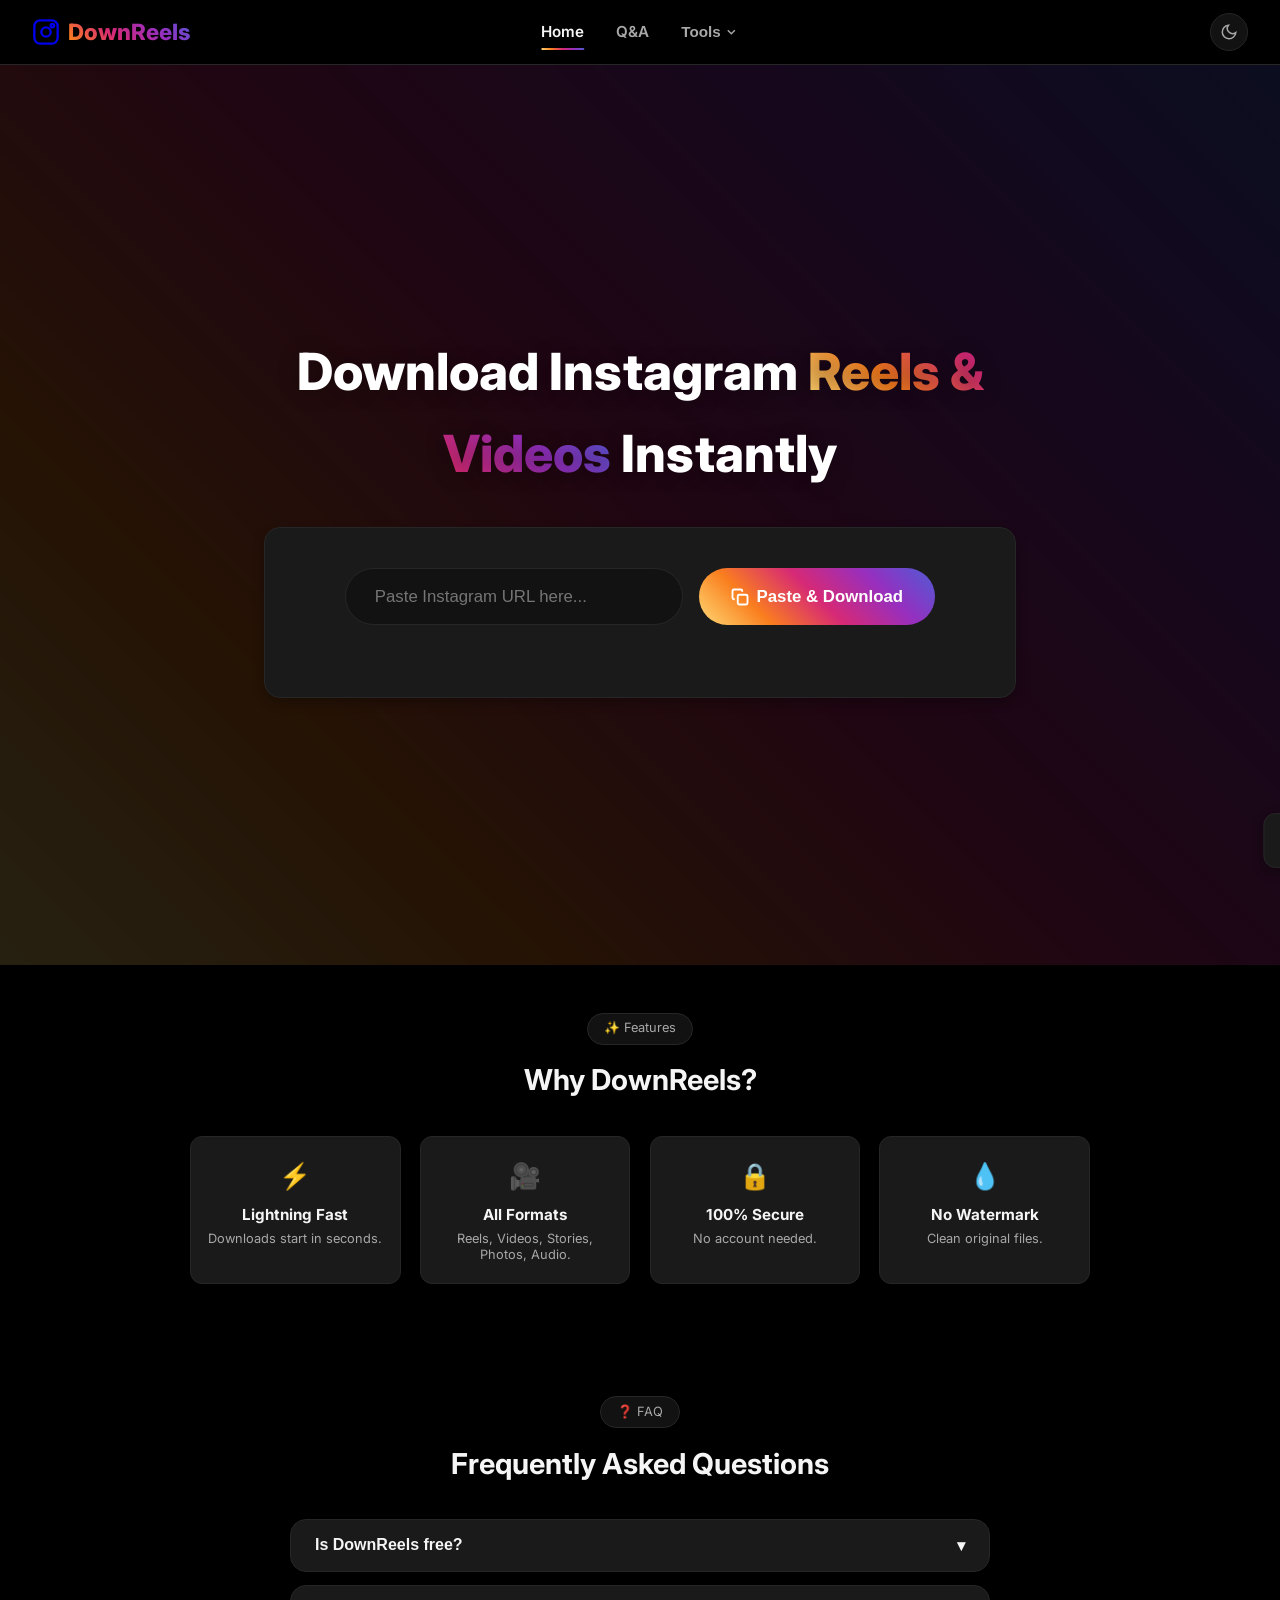
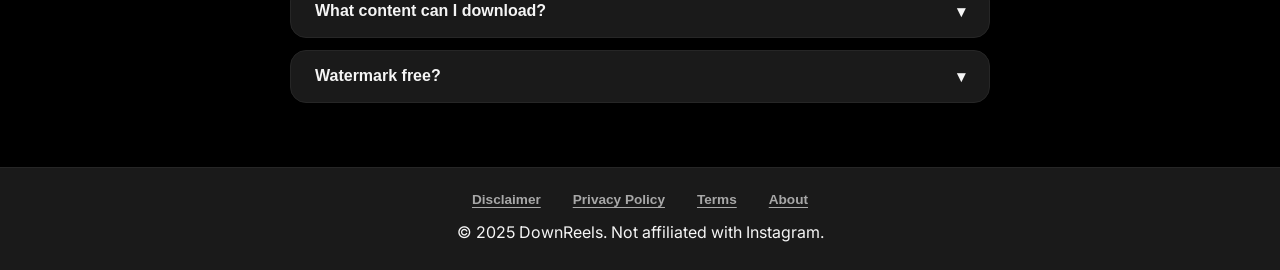
<file: index.html>
<!DOCTYPE html>
<html lang="en">
<head>
    <meta charset="UTF-8">
    <meta name="viewport" content="width=device-width, initial-scale=1.0">
    <title>DownReels - Instagram Video Downloader</title>
    <meta name="description" content="Download Instagram Reels, Videos in HD. No watermark, no login, 100% free.">
    <link rel="preconnect" href="https://fonts.googleapis.com">
    <link rel="preconnect" href="https://fonts.gstatic.com" crossorigin>
    <link href="https://fonts.googleapis.com/css2?family=Inter:opsz,wght@14..32,400;14..32,500;14..32,600;14..32,700;14..32,800&display=swap" rel="stylesheet">
    <link rel="stylesheet" href="assets/css/style.css">
    <link rel="stylesheet" href="assets/css/responsive.css">
    <!-- 👇 ADD YOUR FAVICON HERE 👇 -->
    <link rel="icon" type="image/png" href="favicon.svg">
</head>
<body class="dark">
    <!-- Header -->
    <header class="navbar-instagram">
        <a href="index.html" class="nav-brand">
            <svg width="28" height="28" viewBox="0 0 24 24" fill="none" stroke="currentColor" stroke-width="2">
                <rect x="2" y="2" width="20" height="20" rx="5"/><circle cx="12" cy="12" r="4"/><circle cx="17.5" cy="6.5" r="1.5"/>
            </svg>
            DownReels
        </a>

        <!-- Centered navigation -->
        <div class="nav-center">
            <a href="index.html" class="nav-link active">Home</a>
            <a href="#faq" class="nav-link">Q&A</a>

            <!-- Tools Dropdown -->
            <div class="dropdown">
                <button class="nav-link dropdown-toggle" id="toolsDropdownBtn">
                    Tools
                    <svg class="chevron-down" width="14" height="14" viewBox="0 0 24 24" fill="none" stroke="currentColor" stroke-width="2.5"><polyline points="6 9 12 15 18 9"/></svg>
                </button>
                <div class="dropdown-menu" id="toolsDropdownMenu">
                    <a href="#" class="dropdown-item" data-platform="Instagram">
                        <svg width="20" height="20" viewBox="0 0 24 24" fill="none" stroke="currentColor" stroke-width="2"><rect x="2" y="2" width="20" height="20" rx="5"/><circle cx="12" cy="12" r="4"/><circle cx="17.5" cy="6.5" r="1.5"/></svg>
                        Instagram
                    </a>
                    <a href="#" class="dropdown-item" data-platform="Facebook">
                        <svg width="20" height="20" viewBox="0 0 24 24" fill="currentColor"><path d="M24 12.073c0-6.627-5.373-12-12-12s-12 5.373-12 12c0 5.99 4.388 10.954 10.125 11.854v-8.385H7.078v-3.47h3.047V9.43c0-3.007 1.792-4.669 4.533-4.669 1.312 0 2.686.235 2.686.235v2.953H15.83c-1.491 0-1.956.925-1.956 1.874v2.25h3.328l-.532 3.47h-2.796v8.385C19.612 23.027 24 18.062 24 12.073z"/></svg>
                        Facebook
                    </a>
                    <a href="#" class="dropdown-item" data-platform="YouTube">
                        <svg width="20" height="20" viewBox="0 0 24 24" fill="currentColor"><path d="M23.498 6.186a3.016 3.016 0 0 0-2.122-2.136C19.505 3.545 12 3.545 12 3.545s-7.505 0-9.377.505A3.017 3.017 0 0 0 .502 6.186C0 8.07 0 12 0 12s0 3.93.502 5.814a3.016 3.016 0 0 0 2.122 2.136c1.871.505 9.376.505 9.376.505s7.505 0 9.377-.505a3.015 3.015 0 0 0 2.122-2.136C24 15.93 24 12 24 12s0-3.93-.502-5.814zM9.545 15.568V8.432L15.818 12l-6.273 3.568z"/></svg>
                        YouTube
                    </a>
                    <a href="#" class="dropdown-item" data-platform="Twitter/X">
                        <svg width="20" height="20" viewBox="0 0 24 24" fill="currentColor"><path d="M18.244 2.25h3.308l-7.227 8.26 8.502 11.24H16.17l-5.214-6.817L4.99 21.75H1.68l7.73-8.835L1.254 2.25H8.08l4.713 6.231zm-1.161 17.52h1.833L7.084 4.126H5.117z"/></svg>
                        Twitter/X
                    </a>
                    <a href="#" class="dropdown-item" data-platform="TikTok">
                        <svg width="20" height="20" viewBox="0 0 24 24" fill="currentColor"><path d="M12.525.02c1.31-.02 2.61-.01 3.91-.02.08 1.53.63 3.09 1.75 4.17 1.12 1.11 2.7 1.62 4.24 1.79v4.03c-1.44-.05-2.89-.35-4.2-.97-.57-.26-1.1-.59-1.62-.93-.01 2.92.01 5.84-.02 8.75-.08 1.4-.54 2.79-1.35 3.94-1.31 1.92-3.58 3.17-5.91 3.21-1.43.08-2.86-.31-4.08-1.03-2.02-1.19-3.44-3.37-3.65-5.71-.02-.5-.03-1-.01-1.49.18-1.9 1.12-3.72 2.58-4.96 1.66-1.44 3.98-2.13 6.15-1.72.02 1.48-.04 2.96-.04 4.44-.99-.32-2.15-.23-3.02.37-.63.41-1.11 1.04-1.36 1.75-.21.51-.15 1.07-.14 1.61.24 1.64 1.82 3.02 3.5 2.87 1.12-.01 2.19-.66 2.77-1.61.19-.33.4-.67.41-1.06.1-1.79.06-3.57.07-5.36.01-4.03-.01-8.05.02-12.07z"/></svg>
                        TikTok
                    </a>
                </div>
            </div>
        </div>

        <!-- Theme Toggle (right side) -->
        <button id="themeToggle" class="theme-toggle-btn" aria-label="Toggle theme">
            <svg class="sun-icon" width="18" height="18" viewBox="0 0 24 24" fill="none" stroke="currentColor" stroke-width="2">
                <circle cx="12" cy="12" r="5"/><line x1="12" y1="1" x2="12" y2="3"/><line x1="12" y1="21" x2="12" y2="23"/><line x1="4.22" y1="4.22" x2="5.64" y2="5.64"/><line x1="18.36" y1="18.36" x2="19.78" y2="19.78"/><line x1="1" y1="12" x2="3" y2="12"/><line x1="21" y1="12" x2="23" y2="12"/><line x1="4.22" y1="19.78" x2="5.64" y2="18.36"/><line x1="18.36" y1="5.64" x2="19.78" y2="4.22"/>
            </svg>
            <svg class="moon-icon" width="18" height="18" viewBox="0 0 24 24" fill="none" stroke="currentColor" stroke-width="2">
                <path d="M21 12.79A9 9 0 1111.21 3 7 7 0 0021 12.79z"/>
            </svg>
        </button>
    </header>

    <main>
        <!-- Hero -->
        <section class="hero" id="hero">
            <div class="container hero-container">
                <h1 class="hero-title">Download Instagram <span class="gradient-text">Reels & Videos</span> Instantly</h1>
                
                <div class="downloader-card" id="downloaderCard">
                    <div class="input-group">
                        <input type="url" id="urlInput" class="url-input" placeholder="Paste Instagram URL here..." autocomplete="off">
                        <button id="pasteBtn" class="btn-paste">
                            <svg width="18" height="18" viewBox="0 0 24 24" fill="none" stroke="currentColor" stroke-width="2.5">
                                <rect x="9" y="9" width="13" height="13" rx="2" ry="2"/><path d="M5 15H4a2 2 0 01-2-2V4a2 2 0 012-2h9a2 2 0 012 2v1"/>
                            </svg>
                            Paste & Download
                        </button>
                    </div>
                    <p class="error-msg" id="errorMsg"></p>
                </div>

                <div id="loader" class="loader-container" style="display:none;">
                    <div class="spinner"></div>
                    <p>Fetching media...</p>
                </div>

                <div id="results" class="results-section" style="display:none;">
                    <div id="resultsGrid" class="results-grid"></div>
                </div>
            </div>
        </section>

        <!-- Features -->
        <section class="features" id="features">
            <div class="container">
                <div class="section-header">
                    <span class="badge">✨ Features</span>
                    <h2>Why DownReels?</h2>
                </div>
                <div class="features-grid">
                    <div class="feature-card"><div class="feature-icon">⚡</div><h3>Lightning Fast</h3><p>Downloads start in seconds.</p></div>
                    <div class="feature-card"><div class="feature-icon">🎥</div><h3>All Formats</h3><p>Reels, Videos, Stories, Photos, Audio.</p></div>
                    <div class="feature-card"><div class="feature-icon">🔒</div><h3>100% Secure</h3><p>No account needed.</p></div>
                    <div class="feature-card"><div class="feature-icon">💧</div><h3>No Watermark</h3><p>Clean original files.</p></div>
                </div>
            </div>
        </section>

        <!-- FAQ -->
        <section class="faq" id="faq">
            <div class="container">
                <div class="section-header">
                    <span class="badge">❓ FAQ</span>
                    <h2>Frequently Asked Questions</h2>
                </div>
                <div class="faq-list">
                    <div class="faq-item"><button class="faq-question">Is DownReels free? <span>▾</span></button><div class="faq-answer"><p>Yes! 100% free.</p></div></div>
                    <div class="faq-item"><button class="faq-question">What content can I download? <span>▾</span></button><div class="faq-answer"><p>Reels, Videos, Stories, Photos, Audio from public accounts.</p></div></div>
                    <div class="faq-item"><button class="faq-question">Watermark free? <span>▾</span></button><div class="faq-answer"><p>No watermarks. Original files.</p></div></div>
                </div>
            </div>
        </section>
    </main>

    <!-- Footer -->
    <footer>
        <div class="footer-links">
            <button class="footer-link" data-modal="disclaimer">Disclaimer</button>
            <button class="footer-link" data-modal="policy">Privacy Policy</button>
            <button class="footer-link" data-modal="terms">Terms</button>
            <button class="footer-link" data-modal="about">About</button>
        </div>
        <p>© 2025 DownReels. Not affiliated with Instagram.</p>
    </footer>

    <!-- Modals -->
    <div class="modal-overlay" id="modalOverlay">
        <div class="modal-card" id="modalCard">
            <button class="modal-close" id="modalClose">
                <svg width="20" height="20" viewBox="0 0 24 24" fill="none" stroke="currentColor" stroke-width="2.5"><line x1="18" y1="6" x2="6" y2="18"/><line x1="6" y1="6" x2="18" y2="18"/></svg>
            </button>
            <div class="modal-content" id="modalContent"></div>
        </div>
    </div>

    <!-- Toast -->
    <div id="toast" class="toast">
        <span id="toastMsg"></span>
        <button class="toast-close" onclick="hideToast()">✕</button>
    </div>

    <script src="assets/js/config.js"></script>
    <script src="assets/js/api.js"></script>
    <script src="assets/js/app.js"></script>
</body>
</html>
</file>
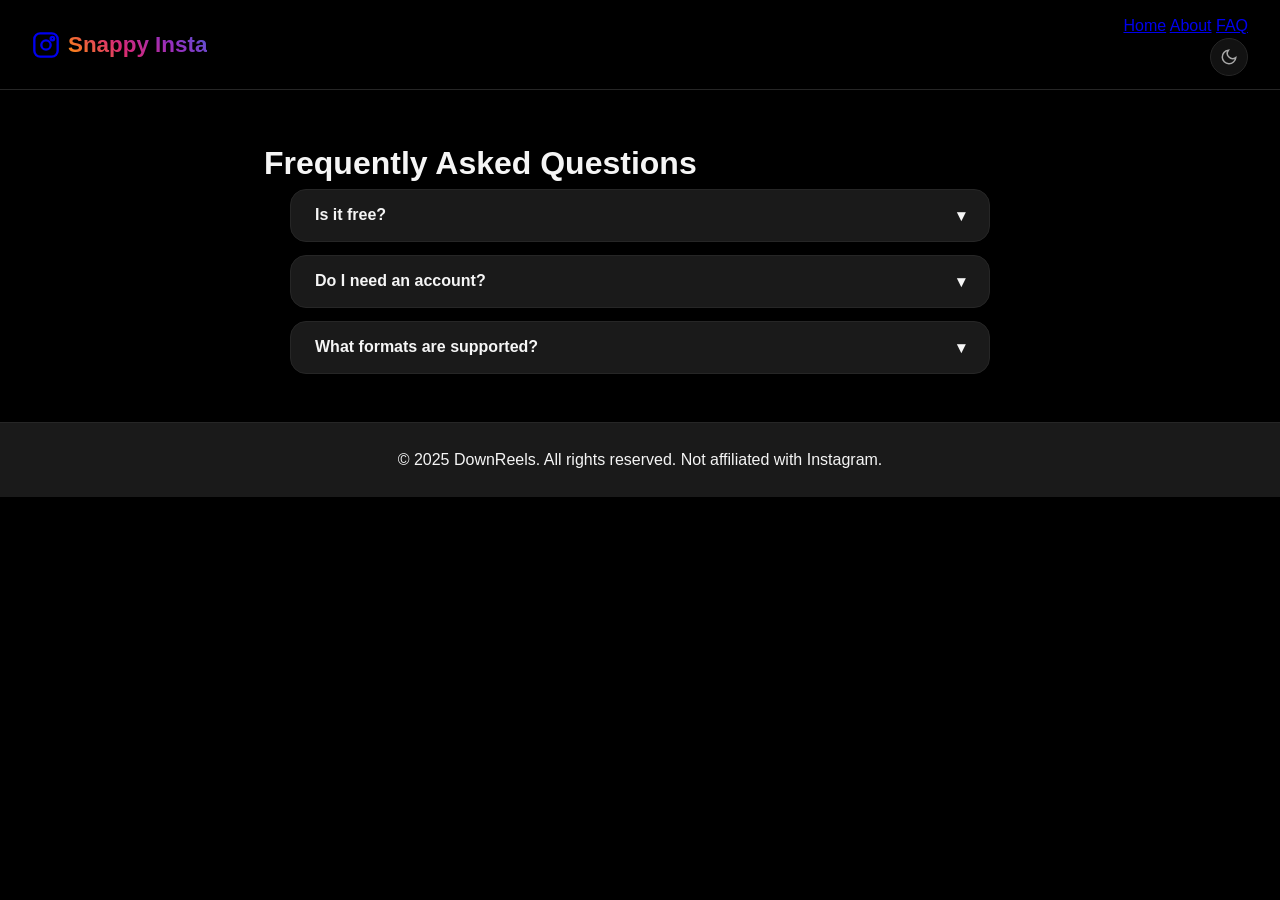
<file: faq.html>
<!DOCTYPE html>
<html lang="en">
<head>
    <meta charset="UTF-8">
    <meta name="viewport" content="width=device-width, initial-scale=1.0">
    <title>FAQ - DownReels</title>
    <link rel="stylesheet" href="assets/css/style.css">
</head>
<body>
    <div id="navbar"></div>
    <main class="container" style="padding: 3rem 1.5rem;">
        <h1>Frequently Asked Questions</h1>
        <div class="faq-list">
            <div class="faq-item glass"><button class="faq-question">Is it free? <span class="chevron">▾</span></button><div class="faq-answer"><p>Yes, completely free.</p></div></div>
            <div class="faq-item glass"><button class="faq-question">Do I need an account? <span class="chevron">▾</span></button><div class="faq-answer"><p>No registration required.</p></div></div>
            <div class="faq-item glass"><button class="faq-question">What formats are supported? <span class="chevron">▾</span></button><div class="faq-answer"><p>Reels, Videos, Stories, Photos, Audio.</p></div></div>
        </div>
    </main>
    <div id="footer"></div>
    <script src="assets/js/config.js"></script>
    <script>
        async function loadComponent(url, id) {
            const res = await fetch(url);
            if (res.ok) document.getElementById(id).innerHTML = await res.text();
        }
        loadComponent('components/navbar.html', 'navbar');
        loadComponent('components/footer.html', 'footer');
    </script>
</body>
</html>
</file>
<file: assets/css/style.css>
:root {
    --ig-yellow: #feda75;
    --ig-orange: #fa7e1e;
    --ig-pink: #d62976;
    --ig-purple: #962fbf;
    --ig-blue: #4f5bd5;
    --ig-gradient: linear-gradient(45deg, #feda75, #fa7e1e, #d62976, #962fbf, #4f5bd5);
    --bg: #000;
    --bg-secondary: #121212;
    --surface: #1a1a1a;
    --border: #262626;
    --text: #f5f5f5;
    --text-secondary: #a8a8a8;
    --primary: #0095f6;
    --primary-hover: #1877f2;
    --shadow: 0 4px 12px rgba(0,0,0,0.3);
    --radius: 16px;
    --font: 'Inter', sans-serif;
}

body.light {
    --bg: #fafafa;
    --bg-secondary: #fff;
    --surface: #fff;
    --border: #dbdbdb;
    --text: #262626;
    --text-secondary: #8e8e8e;
    --shadow: 0 4px 12px rgba(0,0,0,0.08);
}

*, *::before, *::after { margin:0; padding:0; box-sizing:border-box; }

body {
    font-family: var(--font);
    background: var(--bg);
    color: var(--text);
    line-height: 1.6;
    transition: background 0.3s, color 0.3s;
}

.container { width:100%; max-width:800px; margin:0 auto; padding:0 1.5rem; }

/* ========== HEADER ========== */
.navbar-instagram {
    position: sticky; top:0; z-index:1000;
    background: rgba(0,0,0,0.9); backdrop-filter: blur(20px);
    border-bottom: 1px solid var(--border);
    padding: 0.8rem 2rem;
    display: flex; align-items: center; justify-content: space-between;
}
body.light .navbar-instagram { background: rgba(255,255,255,0.95); }

.nav-brand {
    display: flex; align-items: center; gap:0.5rem;
    font-weight: 800; font-size: 1.4rem;
    background: var(--ig-gradient);
    -webkit-background-clip: text; -webkit-text-fill-color: transparent;
    text-decoration: none;
    white-space: nowrap;
}

/* Center navigation */
.nav-center {
    display: flex; align-items: center; gap: 2rem;
    position: absolute; left: 50%; transform: translateX(-50%);
}

.nav-link {
    color: var(--text-secondary); text-decoration: none; font-weight:600; font-size:0.95rem;
    display: flex; align-items: center; gap:0.25rem;
    transition: color 0.2s; background: none; border: none; cursor: pointer;
}
.nav-link:hover, .nav-link.active { color: var(--text); }
.nav-link.active { position: relative; }
.nav-link.active::after {
    content: ''; position: absolute; bottom: -6px; left:0; width:100%; height:2px;
    background: var(--ig-gradient); border-radius: 1px;
}

/* Dropdown */
.dropdown { position: relative; }
.dropdown-toggle .chevron-down { transition: transform 0.2s; }
.dropdown-toggle.open .chevron-down { transform: rotate(180deg); }

.dropdown-menu {
    position: absolute; top: 100%; left: 50%; transform: translateX(-50%);
    background: var(--surface); border: 1px solid var(--border); border-radius: 12px;
    padding: 0.5rem 0; min-width: 200px;
    box-shadow: var(--shadow);
    opacity: 0; visibility: hidden;
    transition: opacity 0.2s, visibility 0.2s;
    z-index: 1001;
}
.dropdown-menu.show { opacity: 1; visibility: visible; }

.dropdown-item {
    display: flex; align-items: center; gap: 0.75rem;
    padding: 0.6rem 1.2rem;
    color: var(--text-secondary); text-decoration: none; font-weight:500;
    transition: background 0.2s, color 0.2s;
}
.dropdown-item:hover { background: var(--bg-secondary); color: var(--text); }

/* Theme toggle */
.theme-toggle-btn {
    background: var(--bg-secondary); border:1px solid var(--border);
    border-radius: 50px; width:38px; height:38px;
    display: flex; align-items: center; justify-content: center;
    cursor: pointer; color: var(--text-secondary);
    margin-left: auto;
}
body.light .moon-icon { display: none; }
body:not(.light) .sun-icon { display: none; }

/* ========== HERO / DOWNLOADER ========== */
.hero {
    background: var(--ig-gradient);
    min-height: 100vh;
    display: flex; align-items: center; justify-content: center;
    text-align: center; position: relative; padding: 4rem 0;
}
.hero::before { content: ''; position: absolute; inset:0; background: rgba(0,0,0,0.85); }
body.light .hero::before { background: rgba(255,255,255,0.9); }
.hero-container { position: relative; z-index:1; width:100%; }
.hero-title { font-size: clamp(2rem, 5vw, 3.2rem); font-weight:800; color:#fff; margin-bottom:2rem; text-shadow:0 2px 20px rgba(0,0,0,0.3); }
.gradient-text { background: var(--ig-gradient); -webkit-background-clip: text; -webkit-text-fill-color: transparent; }

/* ========== INPUT CARD WIDTH BADHAYA GAYA ========== */
.downloader-card {
    background: var(--surface); border:1px solid var(--border);
    border-radius: var(--radius); padding:2.5rem 5rem;
    box-shadow: var(--shadow);
    max-width: 1000px;      /* 👈 650px se badhakar 800px */
    margin:0 auto;
}
.input-group { display:flex; gap:1rem; flex-wrap:wrap; }
.url-input {
    flex:1; min-width:250px;
    padding:1.1rem 1.8rem;
    background:var(--bg-secondary); border:1px solid var(--border);
    border-radius: 50px; color:var(--text); font-size:1.05rem;
    outline:none;
}
.url-input:focus { border-color:#d62976; }
.btn-paste {
    background:var(--ig-gradient); border:none; border-radius:50px;
    padding:1.1rem 2rem; color:#fff; font-weight:700; font-size:1.05rem;
    cursor:pointer; display:flex; align-items:center; gap:0.5rem;
    white-space:nowrap; transition:transform 0.2s;
}
.btn-paste:hover { transform:translateY(-2px); }
.btn-paste:disabled { opacity:0.7; cursor:not-allowed; transform:none; }
.error-msg { color:#ed4956; margin-top:0.8rem; font-size:0.9rem; min-height:1.2rem; }

.loader-container { display:flex; flex-direction:column; align-items:center; gap:1rem; margin:2rem 0; }
.spinner { width:44px; height:44px; border:4px solid var(--border); border-top-color:#d62976; border-radius:50%; animation:spin 0.7s linear infinite; }
@keyframes spin { to { transform:rotate(360deg); } }

/* ========== RESULTS ========== */
.results-section { margin:2rem 0; }
.results-grid { display:flex; flex-direction:column; gap:1.5rem; }

/* ========== RESULT CARD WIDTH BADHAYA GAYA ========== */
.result-row {
    background:var(--surface); border:1px solid var(--border);
    border-radius: var(--radius);
    padding:2.2rem 2.5rem;
    display:flex; gap:3rem; align-items:center;
    box-shadow:var(--shadow); transition:transform 0.2s;
    max-width: 1200px;     /* 👈 1000px se badhakar 1200px */
    margin:0 auto;
}
.result-row:hover { transform:translateY(-2px); }
.result-preview {
    width: 880px;           /* 👈 thoda bada preview */
    height: 240px;
    border-radius:12px; overflow:hidden;
    background:var(--bg-secondary); flex-shrink:0; position:relative;
}
.result-video { width:100%; height:100%; object-fit:cover; }
.result-duration-badge {
    position:absolute; bottom:8px; right:8px;
    background:rgba(0,0,0,0.7); color:#fff;
    padding:3px 8px; border-radius:4px; font-size:0.7rem;
}
.result-content { flex:1; display:flex; flex-direction:column; justify-content:space-between; gap:1rem; }
.result-title { font-size:1.4rem; font-weight:700; cursor:pointer; }
.result-title:hover { color:#d62976; }
.result-creator { font-size:0.95rem; color:var(--text-secondary); display:flex; align-items:center; gap:0.4rem; margin-top:0.2rem; }
.creator-dot { width:8px; height:8px; background:#d62976; border-radius:50%; }
.result-meta { display:flex; flex-wrap:wrap; gap:0.7rem; margin-top:0.5rem; }
.meta-tag {
    background:var(--bg-secondary); border:1px solid var(--border);
    padding:5px 14px; border-radius:20px; font-size:0.85rem;
    color:var(--text-secondary);
}
.result-actions { display:flex; flex-direction:column; gap:0.8rem; margin-top:auto; }
.btn-dl-row, .btn-new-link {
    padding:0.9rem 1.8rem; border:none; border-radius:12px;
    font-weight:600; font-size:0.95rem; cursor:pointer;
    display:flex; align-items:center; justify-content:center; gap:0.5rem;
    transition:all 0.2s;
}
.btn-dl-row { background:var(--ig-gradient); color:#fff; }
.btn-dl-row:hover:not(:disabled) { transform:translateY(-2px); }
.btn-dl-row:disabled { opacity:0.7; cursor:not-allowed; }
.btn-new-link { background:var(--bg-secondary); color:var(--text-secondary); border:1px solid var(--border); }
.btn-new-link:hover { background:var(--border); color:var(--text); }
.btn-spinner { width:14px; height:14px; border:2px solid rgba(255,255,255,0.3); border-top-color:#fff; border-radius:50%; animation:spin 0.6s linear infinite; display:inline-block; }

/* ========== FEATURES (HOW TO USE) – COMPACT & FIXED ========== */
.features { padding: 3rem 0; }
.features .container { max-width: 1000px; }  /* wider container for feature grid */
.features-grid {
    display: grid;
    grid-template-columns: repeat(4, 1fr);   /* 4 equal columns on desktop */
    gap: 1.2rem;
    max-width: 900px;
    margin: 0 auto;
}
.feature-card {
    background: var(--surface); border:1px solid var(--border);
    border-radius: 12px;
    padding: 1.2rem 0.8rem;   /* reduced padding */
    text-align: center;
    transition: transform 0.2s;
}
.feature-card:hover { transform: translateY(-3px); }
.feature-icon { font-size: 1.6rem; margin-bottom: 0.4rem; }
.feature-card h3 { font-size: 0.95rem; font-weight: 700; margin-bottom: 0.2rem; }
.feature-card p { font-size: 0.8rem; color: var(--text-secondary); line-height: 1.3; }

/* ========== OTHER SECTIONS ========== */
section { padding:4rem 0; }
.section-header { text-align:center; margin-bottom:2rem; }
.badge { display:inline-block; background:var(--bg-secondary); border:1px solid var(--border); border-radius:30px; padding:0.3rem 1rem; font-size:0.8rem; color:var(--text-secondary); margin-bottom:0.8rem; }
h2 { font-size:1.8rem; }

.faq-list { max-width:700px; margin:0 auto; display:flex; flex-direction:column; gap:0.8rem; }
.faq-item { background:var(--surface); border:1px solid var(--border); border-radius:var(--radius); padding:1rem 1.5rem; }
.faq-question { width:100%; background:none; border:none; color:var(--text); font-size:1rem; font-weight:600; display:flex; justify-content:space-between; cursor:pointer; }
.faq-answer { max-height:0; overflow:hidden; transition:max-height 0.3s; color:var(--text-secondary); }
.faq-item.open .faq-answer { max-height:150px; padding-top:0.5rem; }

/* ========== FOOTER ========== */
footer { background:var(--surface); border-top:1px solid var(--border); padding:1.5rem 2rem; text-align:center; }
.footer-links { display:flex; justify-content:center; gap:2rem; margin-bottom:0.8rem; flex-wrap:wrap; }
.footer-link { background:none; border:none; color:var(--text-secondary); font-weight:600; font-size:0.85rem; cursor:pointer; transition:color 0.2s; text-decoration:underline; text-underline-offset:3px; }
.footer-link:hover { color:var(--text); }

/* ========== MODALS ========== */
.modal-overlay {
    position:fixed; inset:0; background:rgba(0,0,0,0.7); backdrop-filter:blur(8px);
    display:flex; align-items:center; justify-content:center; z-index:2000;
    opacity:0; visibility:hidden; transition:opacity 0.3s, visibility 0.3s;
}
.modal-overlay.active { opacity:1; visibility:visible; }

.modal-card {
    background:var(--surface); border:1px solid var(--border); border-radius:20px;
    padding:2rem 2.5rem; max-width:550px; width:90%; max-height:80vh; overflow-y:auto;
    position:relative; box-shadow:0 20px 60px rgba(0,0,0,0.5);
    transform: translateY(20px); transition: transform 0.3s;
}
.modal-overlay.active .modal-card { transform: translateY(0); }
.modal-close {
    position:absolute; top:1rem; right:1rem; background:none; border:none;
    color:var(--text-secondary); cursor:pointer; width:30px; height:30px;
    display:flex; align-items:center; justify-content:center; border-radius:50%;
    transition: background 0.2s;
}
.modal-close:hover { background:var(--border); }
.modal-content h2 { margin-bottom:1rem; font-size:1.5rem; }
.modal-content p { color:var(--text-secondary); line-height:1.7; margin-bottom:0.8rem; }

/* ========== TOAST ========== */
.toast { position:fixed; bottom:2rem; right:2rem; background:var(--surface); border:1px solid var(--border); box-shadow:var(--shadow); padding:1rem 1.5rem; border-radius:12px; display:flex; align-items:center; gap:0.8rem; z-index:999; transform:translateX(120%); transition:transform 0.3s; }
.toast.show { transform:translateX(0); }
.toast-close { background:none; border:none; color:var(--text-secondary); cursor:pointer; font-size:1.1rem; }

/* Hide sections when results shown */
body.results-active .hero-title,
body.results-active .downloader-card,
body.results-active .features,
body.results-active .faq { display:none !important; }
body.results-active .hero { min-height:auto; padding:2rem 0; }

/* ========== RESPONSIVE ========== */
@media (max-width: 1024px) {
    .features-grid { grid-template-columns: repeat(2, 1fr); }
    .result-row { max-width: 100%; padding: 1.8rem; }
    .result-preview { width: 100%; height: 260px; }
}

@media (max-width: 768px) {
    .navbar-instagram { flex-wrap:wrap; padding:0.8rem 1rem; }
    .nav-center { position:static; transform:none; order:3; width:100%; justify-content:center; margin-top:0.5rem; gap:1.5rem; }
    .theme-toggle-btn { order:1; }
    .nav-brand { order:2; }
    .dropdown-menu { left:0; transform:none; }
    .hero { min-height:70vh; padding:3rem 0; }
    .hero-title { font-size:1.6rem; }
    .downloader-card { padding:1.5rem; max-width:100%; }
    .input-group { flex-direction:column; }
    .btn-paste { width:100%; justify-content:center; }
    .result-row { flex-direction:column; max-width:100%; padding:1.2rem; }
    .result-preview { width:100%; height:250px; }
    .result-actions { flex-direction:row; }
    .btn-dl-row, .btn-new-link { flex:1; }
    .features-grid { grid-template-columns: repeat(2, 1fr); }
    .footer-links { gap:1rem; }
}

@media (max-width: 480px) {
    .hero-title { font-size:1.4rem; }
    .url-input { padding:0.8rem 1rem; font-size:0.9rem; }
    .btn-paste { padding:0.8rem 1rem; font-size:0.9rem; }
    .result-preview { height:200px; }
    .result-title { font-size:1.1rem; }
    .features-grid { grid-template-columns: 1fr; }
    .modal-card { padding:1.5rem; }
}
</file>
<file: assets/css/responsive.css>
@media (max-width: 900px) {
    .navbar-instagram { justify-content: center; }
    .nav-center { position: static; transform: none; order: 3; width: 100%; justify-content: center; margin-top: 0.5rem; }
    .theme-toggle-btn { position: absolute; right: 1rem; top: 1rem; }
}

@media (max-width: 768px) {
    .hero { min-height:70vh; padding:3rem 0; }
    .hero-title { font-size:1.6rem; }
    .downloader-card { padding:1.2rem; }
    .input-group { flex-direction:column; }
    .btn-paste { width:100%; justify-content:center; }
    .result-row { flex-direction: column; max-width: 100%; padding: 1.2rem; }
    .result-preview { width: 100%; height: 250px; }
    .result-actions { flex-direction: row; }
    .btn-dl-row, .btn-new-link { flex:1; }
    .footer-links { gap: 1rem; }
}

@media (max-width: 480px) {
    .hero-title { font-size:1.4rem; }
    .url-input { padding:0.8rem 1rem; font-size:0.9rem; }
    .btn-paste { padding:0.8rem 1rem; font-size:0.9rem; }
    .result-preview { height:200px; }
    .result-title { font-size:1.1rem; }
}
</file>
